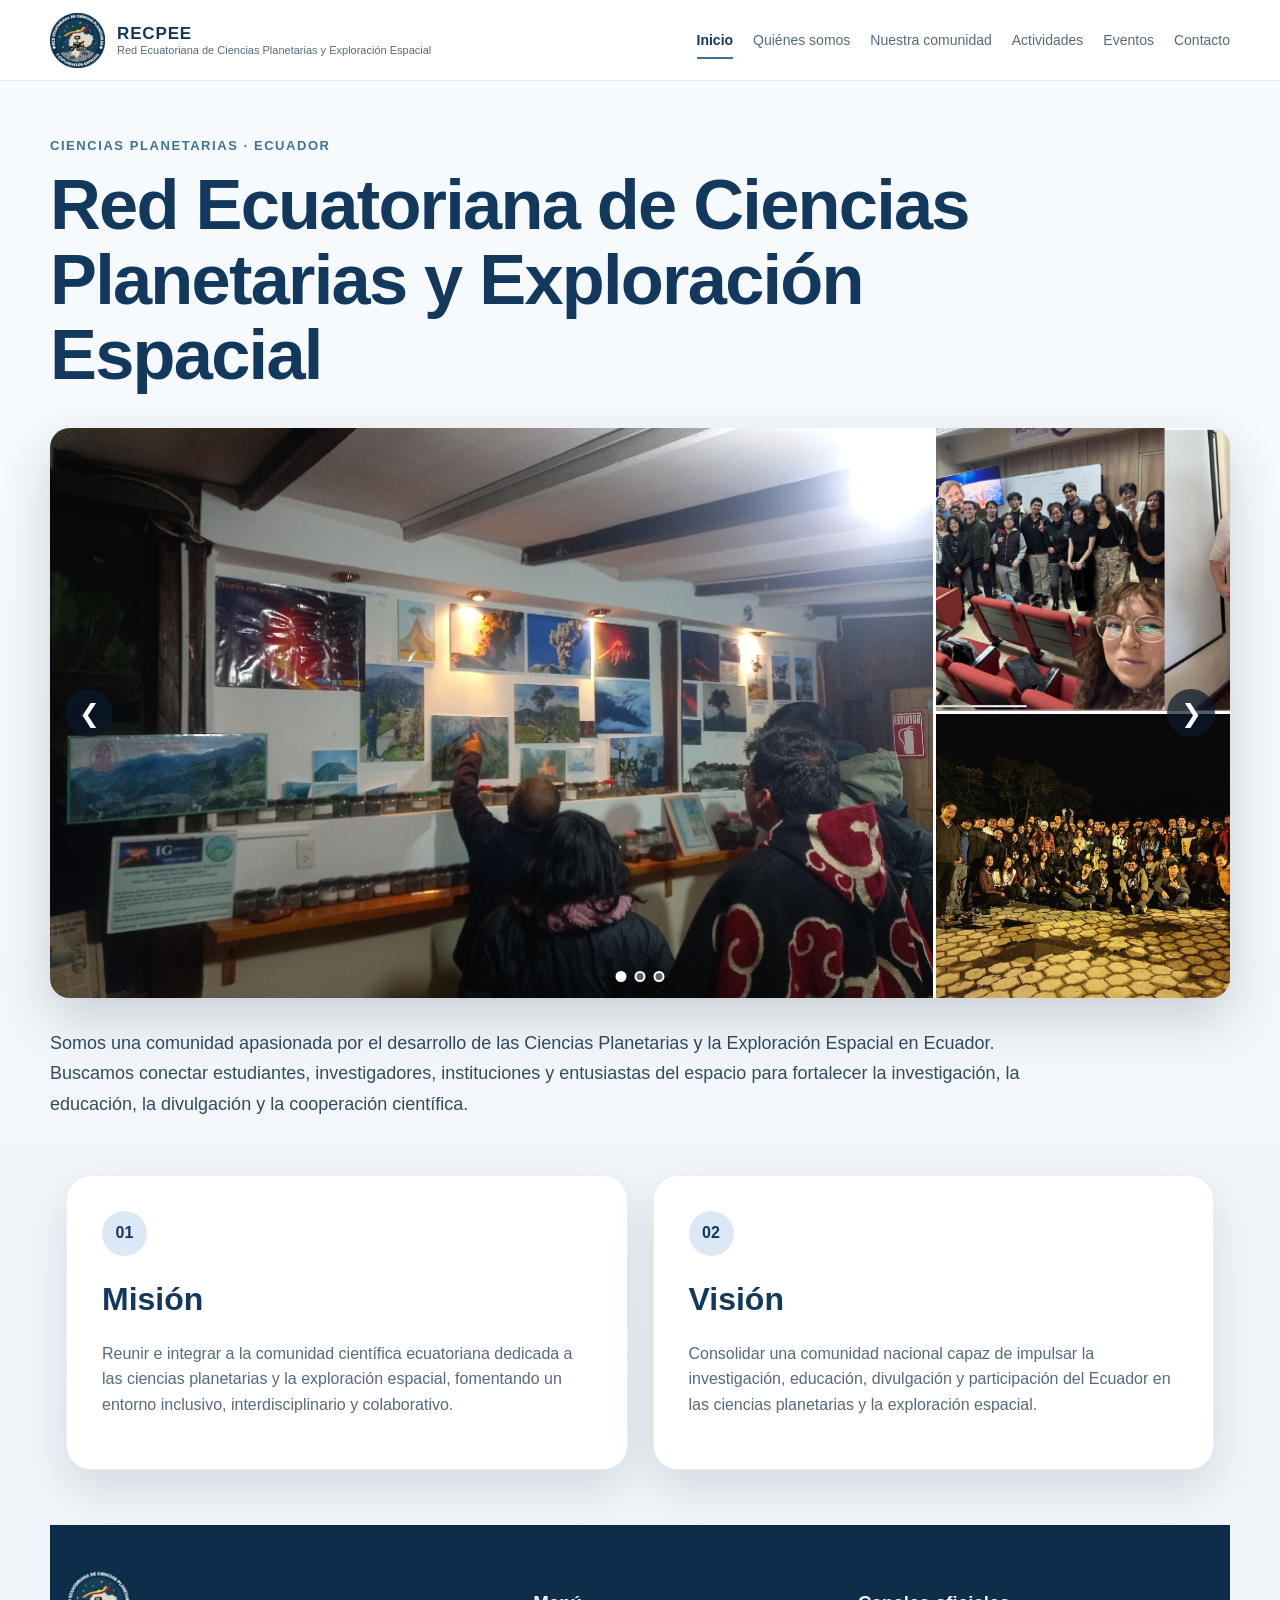
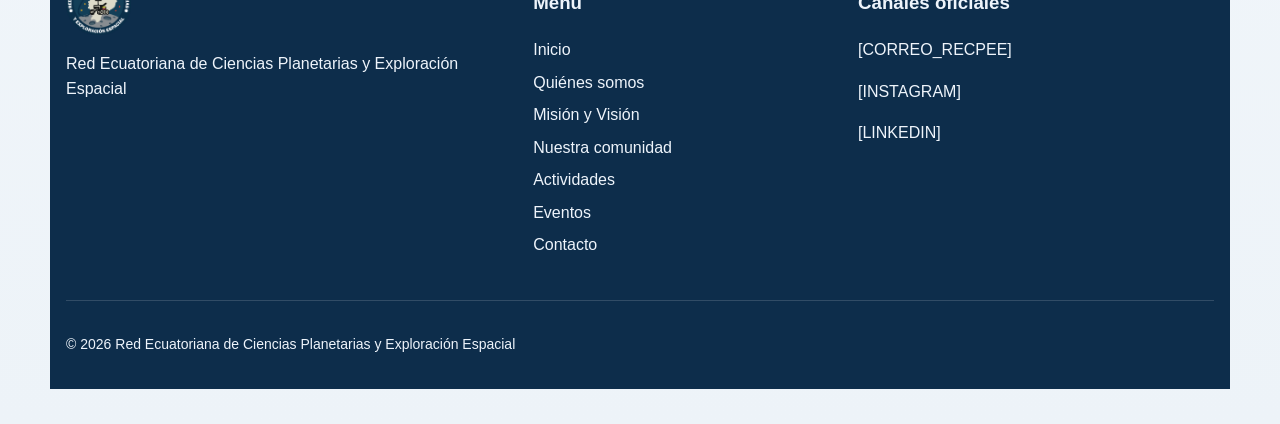
<file: index.html>
<!DOCTYPE html>
<html lang="es">

<head>
  
  <meta charset="UTF-8">
  <meta
    name="viewport"
    content="width=device-width, initial-scale=1.0"
  >
  <title>Inicio | RECPEE</title>
  <meta
    name="description"
    content="Red Ecuatoriana de Ciencias Planetarias y Exploración Espacial."
  >
  <link
    rel="icon"
    href="favicon.ico"
    type="image/x-icon"
  >
  
  <style>

    /* =====================================================
       VARIABLES
    ===================================================== */

    :root {

      --bg: #edf3f8;
      --surface: #ffffff;
      --primary: #12395d;
      --primary-dark: #0d2d4b;
      --accent: #3d739b;
      --primary-soft: #dce8f5;
      --text: #10263f;
      --muted: #57697d;
      --shadow:
        0 18px 45px
        rgba(9, 27, 44, 0.12);
      --max-width: 1180px;

    }


    /* =====================================================
       GENERAL
    ===================================================== */

    * {
      box-sizing: border-box;
    }

    html {
      scroll-behavior: smooth;
    }


    body {

      margin: 0;
      font-family:
        "Segoe UI",
        Arial,
        sans-serif;
      color: var(--text);
      background:
        linear-gradient(
          180deg,
          #f8fbfe 0%,
          var(--bg) 100%
        );
      line-height: 1.6;
      overflow-x: hidden;

    }


    img {
      display: block;
      max-width: 100%;
    }

    a {
      color: inherit;
      text-decoration: none;
    }

    button {
      font: inherit;
    }

    .container {
      width:
        min(
          calc(100% - 32px),
          var(--max-width)
        );
      margin: 0 auto;
      
    }


    /* =====================================================
       HEADER
    ===================================================== */

    .site-header {

      position: sticky;
      top: 0;
      z-index: 1000;
      background:
        rgba(
          255,
          255,
          255,
          0.96
        );

      backdrop-filter:
        blur(15px);

      border-bottom:
        1px solid
        rgba(
          16,
          38,
          63,
          0.10
        );

    }


    .nav-shell {

      position: relative;
      min-height: 80px;
      display: flex;
      align-items: center;
      justify-content:
        space-between;
      gap: 25px;

    }


    /* =====================================================
       LOGO
    ===================================================== */

    .brand {

      display: flex;
      align-items: center;
      gap: 12px;
      min-width: 0;

    }


    .brand-logo {

      width: 55px;
      height: 55px;
      object-fit: contain;
      flex-shrink: 0;

    }


    .brand-copy {

      display: flex;
      flex-direction: column;
      line-height: 1.25;

    }


    .brand-copy strong {

      color: var(--primary);
      font-size: 17px;
      letter-spacing: 0.05em;

    }


    .brand-copy small {

      max-width: 330px;
      color: var(--muted);
      font-size: 11px;

    }


    /* =====================================================
       MENÚ
    ===================================================== */

    .site-nav {

      display: flex;
      align-items: center;
      gap: 20px;

    }


    .site-nav a {

      position: relative;
      padding: 28px 0;
      color: var(--muted);
      font-size: 14px;
      white-space: nowrap;
      transition:
        color 0.2s ease;

    }


    .site-nav a:hover,
    .site-nav a.active {

      color: var(--primary);

    }


    .site-nav a.active {

      font-weight: 700;

    }


    .site-nav a::after {

      content: "";
      position: absolute;
      left: 0;
      bottom: 20px;
      width: 100%;
      height: 2px;
      background:
        var(--accent);
      transform:
        scaleX(0);
      transform-origin:
        left;
      transition:
        transform 0.2s ease;

    }


    .site-nav a:hover::after,
    .site-nav a.active::after {

      transform:
        scaleX(1);

    }


    /* =====================================================
       BOTÓN MENÚ MÓVIL
    ===================================================== */

    .nav-toggle {

      display: none;
      width: 46px;
      height: 46px;
      padding: 0;
      border: 0;
      border-radius: 12px;
      background: white;

      box-shadow:
        0 5px 16px
        rgba(
          16,
          38,
          63,
          0.15
        );

      cursor: pointer;

    }


    .nav-toggle span {

      display: block;
      width: 22px;
      height: 2px;
      margin: 5px auto;
      border-radius: 10px;
      background:
        var(--primary);

    }


    /* =====================================================
       INICIO
    ===================================================== */

    .home-hero {

      padding:
        55px
        0
        35px;

    }


    .home-eyebrow {

      margin:
        0
        0
        10px;

      color: var(--accent);
      font-size: 13px;
      font-weight: 800;
      letter-spacing:
        0.12em;
      text-transform:
        uppercase;

    }


    .home-title {

      max-width: 1050px;
      margin:
        0
        0
        35px;
      color: var(--primary);
      font-size:
        clamp(
          42px,
          5.5vw,
          72px
        );

      line-height: 1.07;
      letter-spacing:
        -0.025em;

    }


    /* =====================================================
       GALERÍA / CARRUSEL
    ===================================================== */

    .recpee-gallery {

      position: relative;
      width: 100%;
      margin:
        0
        auto
        30px;
      overflow: hidden;
      border-radius: 20px;
      background: #081b2e;
      box-shadow:
        0 20px 50px
        rgba(
          9,
          27,
          44,
          0.18
        );

    }


    /* Ocultar todos los slides */

    .gallery-slide {

      display: none;
      width: 100%;

    }


    /* Mostrar únicamente el activo */

    .gallery-slide.active {

      display: block;
      animation:
        fadeSlide
        0.35s ease;

    }


    @keyframes fadeSlide {

      from {
        opacity: 0.45;
      }

      to {
        opacity: 1;
      }

    }


    /* =====================================================
       COLLAGE
    ===================================================== */

    .gallery-layout {

      display: grid;
      grid-template-columns:
        3fr
        1fr;
      gap: 3px;
      width: 100%;
      height: 570px;
      background: white;

    }


    .gallery-main {

      min-width: 0;
      overflow: hidden;

    }


    .gallery-main img {

      width: 100%;
      height: 100%;
      object-fit: cover;

    }


    .gallery-small {

      min-width: 0;
      display: grid;
      grid-template-rows:
        1fr
        1fr;

      gap: 3px;

    }


    .gallery-small img {

      width: 100%;
      height: 100%;
      min-height: 0;
      object-fit: cover;

    }


    /* =====================================================
       FLECHAS DEL CARRUSEL
    ===================================================== */

    .gallery-arrow {

      position: absolute;
      top: 50%;
      z-index: 20;
      width: 48px;
      height: 48px;
      display: flex;
      align-items: center;
      justify-content:
        center;
      padding: 0;
      border: 0;
      border-radius: 50%;
      background:
        rgba(
          9,
          25,
          42,
          0.70
        );

      color: white;
      font-size: 25px;
      cursor: pointer;
      transform:
        translateY(-50%);
      transition:
        background 0.2s ease,
        transform 0.2s ease;

    }

    .gallery-arrow:hover {

      background:
        rgba(
          9,
          25,
          42,
          0.95
        );
      transform:
        translateY(-50%)
        scale(1.08);

    }

    .gallery-prev {
      left: 15px;
    }

    .gallery-next {
      right: 15px;
    }


    /* =====================================================
       INDICADORES
    ===================================================== */

    .gallery-dots {

      position: absolute;
      left: 50%;
      bottom: 16px;
      z-index: 20;
      display: flex;
      gap: 8px;
      transform:
        translateX(-50%);

    }


    .gallery-dot {

      width: 11px;
      height: 11px;
      padding: 0;
      border:
        2px solid white;
      border-radius: 50%;
      background:
        rgba(
          255,
          255,
          255,
          0.35
        );

      cursor: pointer;

    }


    .gallery-dot.active {
      
      background: white;

    }


    /* =====================================================
       TEXTO BAJO COLLAGE
    ===================================================== */

    .home-description {

      max-width: 1000px;
      margin:
        30px
        0
        0;
      color: #334a60;
      font-size: 18px;
      line-height: 1.7;

    }


    /* =====================================================
       BOTONES
    ===================================================== */

    .home-actions {

      display: flex;
      flex-wrap: wrap;
      gap: 14px;
      margin-top: 25px;

    }


    .button {

      min-height: 50px;
      display: inline-flex;
      align-items: center;
      justify-content:
        center;
      padding:
        12px
        25px;
      border-radius: 100px;
      font-weight: 700;
      transition:
        background 0.2s ease,
        transform 0.2s ease,
        box-shadow 0.2s ease;

    }


    .button:hover {

      transform:
        translateY(-2px);

    }


    .button-primary {

      background:
        var(--primary);
      color: white;
      box-shadow:
        0 10px 25px
        rgba(
          18,
          57,
          93,
          0.25
        );

    }


    .button-primary:hover {

      background:
        #1c527d;

    }


    .button-secondary {

      border:
        2px solid
        var(--primary);
      background: white;
      color: var(--primary);

    }


    .button-secondary:hover {

      background:
        var(--primary-soft);

    }


    /* =====================================================
       MISIÓN Y VISIÓN
    ===================================================== */

    .home-info {

      padding:
        55px
        0;

    }


    .home-info-grid {

      display: grid;
      grid-template-columns:
        repeat(
          2,
          minmax(0, 1fr)
        );
      gap: 25px;

    }


    .home-info-card {

      padding: 35px;
      border:
        1px solid
        rgba(
          18,
          57,
          93,
          0.08
        );
      border-radius: 25px;
      background: white;
      box-shadow:
        var(--shadow);

    }


    .info-number {

      width: 45px;
      height: 45px;
      display: inline-flex;
      align-items: center;
      justify-content:
        center;
      border-radius: 50%;
      background:
        var(--primary-soft);
      color:
        var(--primary);
      font-weight: 800;

    }


    .home-info-card h2 {
      
      margin:
        18px
        0
        12px;
      color:
        var(--primary);
      font-size: 32px;

    }


    .home-info-card p {

      color:
        var(--muted);

    }


    .text-link {

      display: inline-block;
      margin-top: 8px;
      color:
        var(--primary);
      font-weight: 700;

    }


    /* =====================================================
       EXPLORAR
    ===================================================== */

    .home-explore {

      padding:
        25px
        0
        80px;

    }


    .section-tag {

      margin-bottom: 5px;
      color:
        var(--accent);
      font-size: 13px;
      font-weight: 800;
      letter-spacing:
        0.12em;
      text-transform:
        uppercase;

    }


    .section-heading h2 {

      margin:
        0
        0
        30px;
      color:
        var(--primary);
      font-size:
        clamp(
          30px,
          4vw,
          42px
        );

    }


    .home-grid {

      display: grid;
      grid-template-columns:
        repeat(
          4,
          minmax(0, 1fr)
        );
      gap: 20px;

    }


    .nav-card {

      padding: 25px;
      border-radius: 22px;
      background: white;
      box-shadow:
        var(--shadow);
      transition:
        transform 0.2s ease,
        box-shadow 0.2s ease;

    }


    .nav-card:hover {

      transform:
        translateY(-5px);
      box-shadow:
        0 24px 50px
        rgba(
          9,
          27,
          44,
          0.17
        );

    }


    .nav-card span {

      display: inline-flex;
      width: 42px;
      height: 42px;
      align-items: center;
      justify-content:
        center;
      border-radius: 12px;
      background:
        var(--primary-soft);
      color:
        var(--primary);
      font-weight: 800;

    }


    .nav-card h3 {

      margin:
        15px
        0
        5px;
      color:
        var(--primary);

    }


    .nav-card p {

      margin: 0;
      color:
        var(--muted);

    }


    /* =====================================================
       FOOTER
    ===================================================== */

    .site-footer {

      padding:
        45px
        0
        20px;
      background:
        var(--primary-dark);
      color:
        #eef4fb;

    }


    .footer-grid {

      display: grid;
      grid-template-columns:
        1.2fr
        0.8fr
        1fr;
      gap: 40px;

    }


    .footer-logo {

      width: 65px;
      height: 65px;
      object-fit: contain;
      margin-bottom: 12px;

    }


    .footer-list {

      margin: 0;
      padding: 0;
      list-style: none;

    }


    .footer-list li {

      margin-bottom: 7px;

    }


    .footer-list a:hover {

      text-decoration:
        underline;

    }


    .footer-bottom {

      margin-top: 35px;
      padding-top: 18px;
      border-top:
        1px solid
        rgba(
          255,
          255,
          255,
          0.15
        );

      font-size: 14px;

    }


    /* =====================================================
       TABLET
    ===================================================== */

    @media (max-width: 1000px) {

      .nav-toggle {
        display: block;
      }


      .site-nav {

        position: absolute;
        top: calc(100% + 8px);
        left: 0;
        right: 0;
        display: none;
        padding: 12px;
        border-radius: 18px;
        background: white;
        box-shadow:
          0 20px 45px
          rgba(
            9,
            27,
            44,
            0.20
          );

      }


      .site-nav.open {

        display: flex;
        flex-direction: column;
        align-items:
          stretch;
        gap: 2px;

      }


      .site-nav a {

        padding:
          11px
          15px;

        border-radius: 10px;

      }


      .site-nav a::after {
        display: none;
      }


      .site-nav a:hover {

        background:
          var(--primary-soft);

      }


      .gallery-layout {

        height: 480px;

        grid-template-columns:
          2.5fr
          1fr;

      }


      .home-grid {

        grid-template-columns:
          repeat(
            2,
            minmax(0, 1fr)
          );

      }

    }


    /* =====================================================
       CELULAR
    ===================================================== */

    @media (max-width: 650px) {

      .container {

        width:
          calc(
            100% - 20px
          );

      }


      .nav-shell {

        min-height: 70px;

      }


      .brand-logo {

        width: 45px;
        height: 45px;

      }


      .brand-copy strong {

        font-size: 14px;

      }


      .brand-copy small {
        display: none;
      }


      .home-hero {

        padding:
          30px
          0
          25px;

      }


      .home-title {

        margin-bottom: 22px;
        font-size:
          clamp(
            34px,
            10vw,
            46px
          );

      }


      .gallery-layout {

        height: 350px;
        grid-template-columns:
          2fr
          1fr;

      }


      .gallery-arrow {

        width: 38px;
        height: 38px;
        font-size: 19px;

      }


      .gallery-prev {
        left: 8px;
      }


      .gallery-next {
        right: 8px;
      }


      .home-description {

        font-size: 16px;

      }


      .home-actions {

        display: grid;
        grid-template-columns:
          1fr;

      }


      .button {

        width: 100%;

      }

      .home-info-grid,
      .home-grid,
      .footer-grid {

        grid-template-columns:
          1fr;

      }


      .home-info-card {

        padding: 24px;

      }


      .home-info-card h2 {

        font-size: 28px;

      }

    }


    /* =====================================================
       CELULAR PEQUEÑO
    ===================================================== */

    @media (max-width: 430px) {

      .gallery-layout {

        height: 300px;

      }


      .home-title {

        font-size: 32px;

      }

    }

  </style>

</head>


<body>


<!-- =====================================================
     HEADER
===================================================== -->

<header class="site-header">

  <div class="container nav-shell">


    <a
      href="index.html"
      class="brand"
      aria-label="Ir al inicio de RECPEE"
    >

      <img
        src="images/logo/logo-recpee.png"
        alt="Logo RECPEE"
        class="brand-logo"
      >


      <span class="brand-copy">

        <strong>
          RECPEE
        </strong>

        <small>
          Red Ecuatoriana de Ciencias Planetarias
          y Exploración Espacial
        </small>

      </span>

    </a>


    <button
      class="nav-toggle"
      id="navToggle"
      type="button"
      aria-label="Abrir menú"
      aria-expanded="false"
    >

      <span></span>
      <span></span>
      <span></span>

    </button>


    <nav
      class="site-nav"
      id="siteNav"
      aria-label="Navegación principal"
    >

      <a
        href="index.html"
        class="active"
      >
        Inicio
      </a>

      <a href="quienes-somos.html">
        Quiénes somos
      </a>

      <a href="nuestra-comunidad.html">
        Nuestra comunidad
      </a>

      <a href="actividades.html">
        Actividades
      </a>

      <a href="eventos.html">
        Eventos
      </a>

      <a href="contacto.html">
        Contacto
      </a>

    </nav>

  </div>

</header>


<!-- =====================================================
     CONTENIDO
===================================================== -->

<main>


<!-- =====================================================
     INICIO
===================================================== -->

<section class="home-hero">

  <div class="container">


    <p class="home-eyebrow">
      Ciencias planetarias · Ecuador
    </p>


    <h1 class="home-title">
      Red Ecuatoriana de Ciencias Planetarias
      y Exploración Espacial
    </h1>


    <!-- =================================================
         CARRUSEL
    ================================================== -->

    <div
      class="recpee-gallery"
      id="recpeeGallery"
    >
      <!-- SLIDE 1 -->
      <div class="gallery-slide active">
        <div class="gallery-layout">
          <div class="gallery-main">
            <img
              src="images/actividades/0 (1).png"
              alt="Actividad de la comunidad RECPEE"
            >
          </div>
          <div class="gallery-small">
            <img
              src="images/actividades/0.png"
              alt="Actividad RECPEE"
            >
            <img
              src="images/actividades/1.jpeg"
              alt="Actividad RECPEE"
            >
          </div>
        </div>
      </div>
      <!-- SLIDE 2 -->
      <div class="gallery-slide">
        <div class="gallery-layout">
          <div class="gallery-main">
            <img
              src="images/actividades/4.jpg""
              alt="Actividad RECPEE"
            >
          </div>
          <div class="gallery-small">
            <img
              src="images/actividades/3.JPG"
              alt="Actividad RECPEE"
              >
          </div>
        </div>
      </div>
      <!-- SLIDE 3 -->

      <div class="gallery-slide">
        <div class="gallery-layout">
          <div class="gallery-main">
            <img
              src="images/actividades/IMG_2928.jpg"
              alt="Actividad RECPEE"
            >
          </div>
          <div class="gallery-small">
            <img
              src="images/actividades/IMG_3913.jpg"
              alt="Actividad RECPEE"
            >
            <img
              src="images/actividades/image.png"
              alt="Actividad RECPEE"
            >
          </div>
        </div>
      </div>
      <!-- FLECHA IZQUIERDA -->
      <button
        class="gallery-arrow gallery-prev"
        id="galleryPrev"
        type="button"
        aria-label="Imagen anterior"
      >
        &#10094;
      </button>
      <!-- FLECHA DERECHA -->
      <button
        class="gallery-arrow gallery-next"
        id="galleryNext"
        type="button"
        aria-label="Imagen siguiente"
      >
        &#10095;
      </button>
      <!-- PUNTOS -->
      <div class="gallery-dots">
        <button
          class="gallery-dot active"
          data-slide="0"
          type="button"
          aria-label="Mostrar diapositiva 1"
        ></button>
        <button
          class="gallery-dot"
          data-slide="1"
          type="button"
          aria-label="Mostrar diapositiva 2"
        ></button>
        <button
          class="gallery-dot"
          data-slide="2"
          type="button"
          aria-label="Mostrar diapositiva 3"
        ></button>
      </div>
    </div>
    <!-- =================================================
         DESCRIPCIÓN
    ================================================== -->

    <p class="home-description">

      Somos una comunidad apasionada por el desarrollo
      de las Ciencias Planetarias y la Exploración Espacial
      en Ecuador.

      Buscamos conectar estudiantes, investigadores,
      instituciones y entusiastas del espacio para
      fortalecer la investigación, la educación,
      la divulgación y la cooperación científica.

    </p>


<!-- =====================================================
     MISIÓN / VISIÓN
===================================================== -->

<section class="home-info">

  <div class="container home-info-grid">


    <article class="home-info-card">

      <span class="info-number">
        01
      </span>


      <h2>
        Misión
      </h2>


      <p>

        Reunir e integrar a la comunidad científica
        ecuatoriana dedicada a las ciencias planetarias
        y la exploración espacial, fomentando un entorno
        inclusivo, interdisciplinario y colaborativo.

      </p>

    </article>


    <article class="home-info-card">

      <span class="info-number">
        02
      </span>


      <h2>
        Visión
      </h2>


      <p>

        Consolidar una comunidad nacional capaz de
        impulsar la investigación, educación,
        divulgación y participación del Ecuador
        en las ciencias planetarias y la
        exploración espacial.

      </p>

    </article>

  </div>

</section>
<!-- =====================================================
     FOOTER
===================================================== -->

<footer class="site-footer">

  <div class="container footer-grid">


    <div>

      <img
        src="images/logo/logo-recpee.png"
        alt="Logo RECPEE"
        class="footer-logo"
      >

      <p>

        Red Ecuatoriana de Ciencias Planetarias
        y Exploración Espacial

      </p>

    </div>


    <div>

      <h3>
        Menú
      </h3>

      <ul class="footer-list">

        <li>
          <a href="index.html">
            Inicio
          </a>
        </li>

        <li>
          <a href="quienes-somos.html">
            Quiénes somos
          </a>
        </li>

        <li>
          <a href="mision-vision.html">
            Misión y Visión
          </a>
        </li>

        <li>
          <a href="nuestra-comunidad.html">
            Nuestra comunidad
          </a>
        </li>

        <li>
          <a href="actividades.html">
            Actividades
          </a>
        </li>

        <li>
          <a href="eventos.html">
            Eventos
          </a>
        </li>

        <li>
          <a href="contacto.html">
            Contacto
          </a>
        </li>

      </ul>

    </div>


    <div>

      <h3>
        Canales oficiales
      </h3>

      <p>
        [CORREO_RECPEE]
      </p>

      <p>
        [INSTAGRAM]
      </p>

      <p>
        [LINKEDIN]
      </p>

    </div>


  </div>


  <div class="container footer-bottom">

    <p>

      ©
      <span id="currentYear"></span>

      Red Ecuatoriana de Ciencias Planetarias
      y Exploración Espacial

    </p>

  </div>

</footer>


<!-- =====================================================
     JAVASCRIPT
===================================================== -->

<script>

document.addEventListener(
  "DOMContentLoaded",
  function () {


    /* =================================================
       MENÚ MÓVIL
    ================================================= */

    const navToggle =
      document.getElementById(
        "navToggle"
      );


    const siteNav =
      document.getElementById(
        "siteNav"
      );


    if (
      navToggle &&
      siteNav
    ) {


      navToggle.addEventListener(
        "click",
        function () {


          const isOpen =
            siteNav.classList.toggle(
              "open"
            );


          navToggle.setAttribute(
            "aria-expanded",
            String(isOpen)
          );


        }
      );


      document
        .querySelectorAll(
          ".site-nav a"
        )
        .forEach(
          function (link) {


            link.addEventListener(
              "click",
              function () {


                siteNav.classList.remove(
                  "open"
                );


                navToggle.setAttribute(
                  "aria-expanded",
                  "false"
                );


              }
            );


          }
        );


    }


    /* =================================================
       CARRUSEL
    ================================================= */

    const slides =
      document.querySelectorAll(
        ".gallery-slide"
      );


    const dots =
      document.querySelectorAll(
        ".gallery-dot"
      );


    const previousButton =
      document.getElementById(
        "galleryPrev"
      );


    const nextButton =
      document.getElementById(
        "galleryNext"
      );


    let currentSlide = 0;


    /* ===============================================
       MOSTRAR SLIDE
    =============================================== */

    function showSlide(index) {


      if (
        slides.length === 0
      ) {

        return;

      }


      /* Si pasa del último,
         regresa al primero */

      if (
        index >= slides.length
      ) {

        currentSlide = 0;

      }


      /* Si retrocede desde el primero,
         pasa al último */

      else if (
        index < 0
      ) {

        currentSlide =
          slides.length - 1;

      }


      else {

        currentSlide = index;

      }


      /* Ocultar slides */

      slides.forEach(
        function (slide) {

          slide.classList.remove(
            "active"
          );

        }
      );


      /* Desactivar puntos */

      dots.forEach(
        function (dot) {

          dot.classList.remove(
            "active"
          );

        }
      );


      /* Mostrar slide */

      slides[currentSlide]
        .classList.add(
          "active"
        );


      /* Activar punto */

      if (
        dots[currentSlide]
      ) {

        dots[currentSlide]
          .classList.add(
            "active"
          );

      }


    }


    /* =================================================
       FLECHA DERECHA
    ================================================= */

    if (
      nextButton
    ) {


      nextButton.addEventListener(
        "click",
        function () {


          showSlide(
            currentSlide + 1
          );


        }
      );


    }


    /* =================================================
       FLECHA IZQUIERDA
    ================================================= */

    if (
      previousButton
    ) {


      previousButton.addEventListener(
        "click",
        function () {


          showSlide(
            currentSlide - 1
          );


        }
      );


    }


    /* =================================================
       PUNTOS
    ================================================= */

    dots.forEach(
      function (dot) {


        dot.addEventListener(
          "click",
          function () {


            const index =
              Number(
                dot.dataset.slide
              );


            showSlide(
              index
            );


          }
        );


      }
    );


    /* =================================================
       INICIALIZAR
    ================================================= */

    showSlide(0);


    /* =================================================
       CAMBIO AUTOMÁTICO
       cada 6 segundos
    ================================================= */

    let automaticSlider =
      setInterval(
        function () {


          showSlide(
            currentSlide + 1
          );


        },
        6000
      );


    /* =================================================
       PAUSAR AL PONER RATÓN SOBRE COLLAGE
    ================================================= */

    const gallery =
      document.getElementById(
        "recpeeGallery"
      );


    if (
      gallery
    ) {


      gallery.addEventListener(
        "mouseenter",
        function () {


          clearInterval(
            automaticSlider
          );


        }
      );


      gallery.addEventListener(
        "mouseleave",
        function () {


          automaticSlider =
            setInterval(
              function () {


                showSlide(
                  currentSlide + 1
                );


              },
              6000
            );


        }
      );


    }


    /* =================================================
       AÑO FOOTER
    ================================================= */

    const year =
      document.getElementById(
        "currentYear"
      );


    if (
      year
    ) {


      year.textContent =
        new Date()
          .getFullYear();


    }


  }
);

</script>


</body>

</html>
</file>
